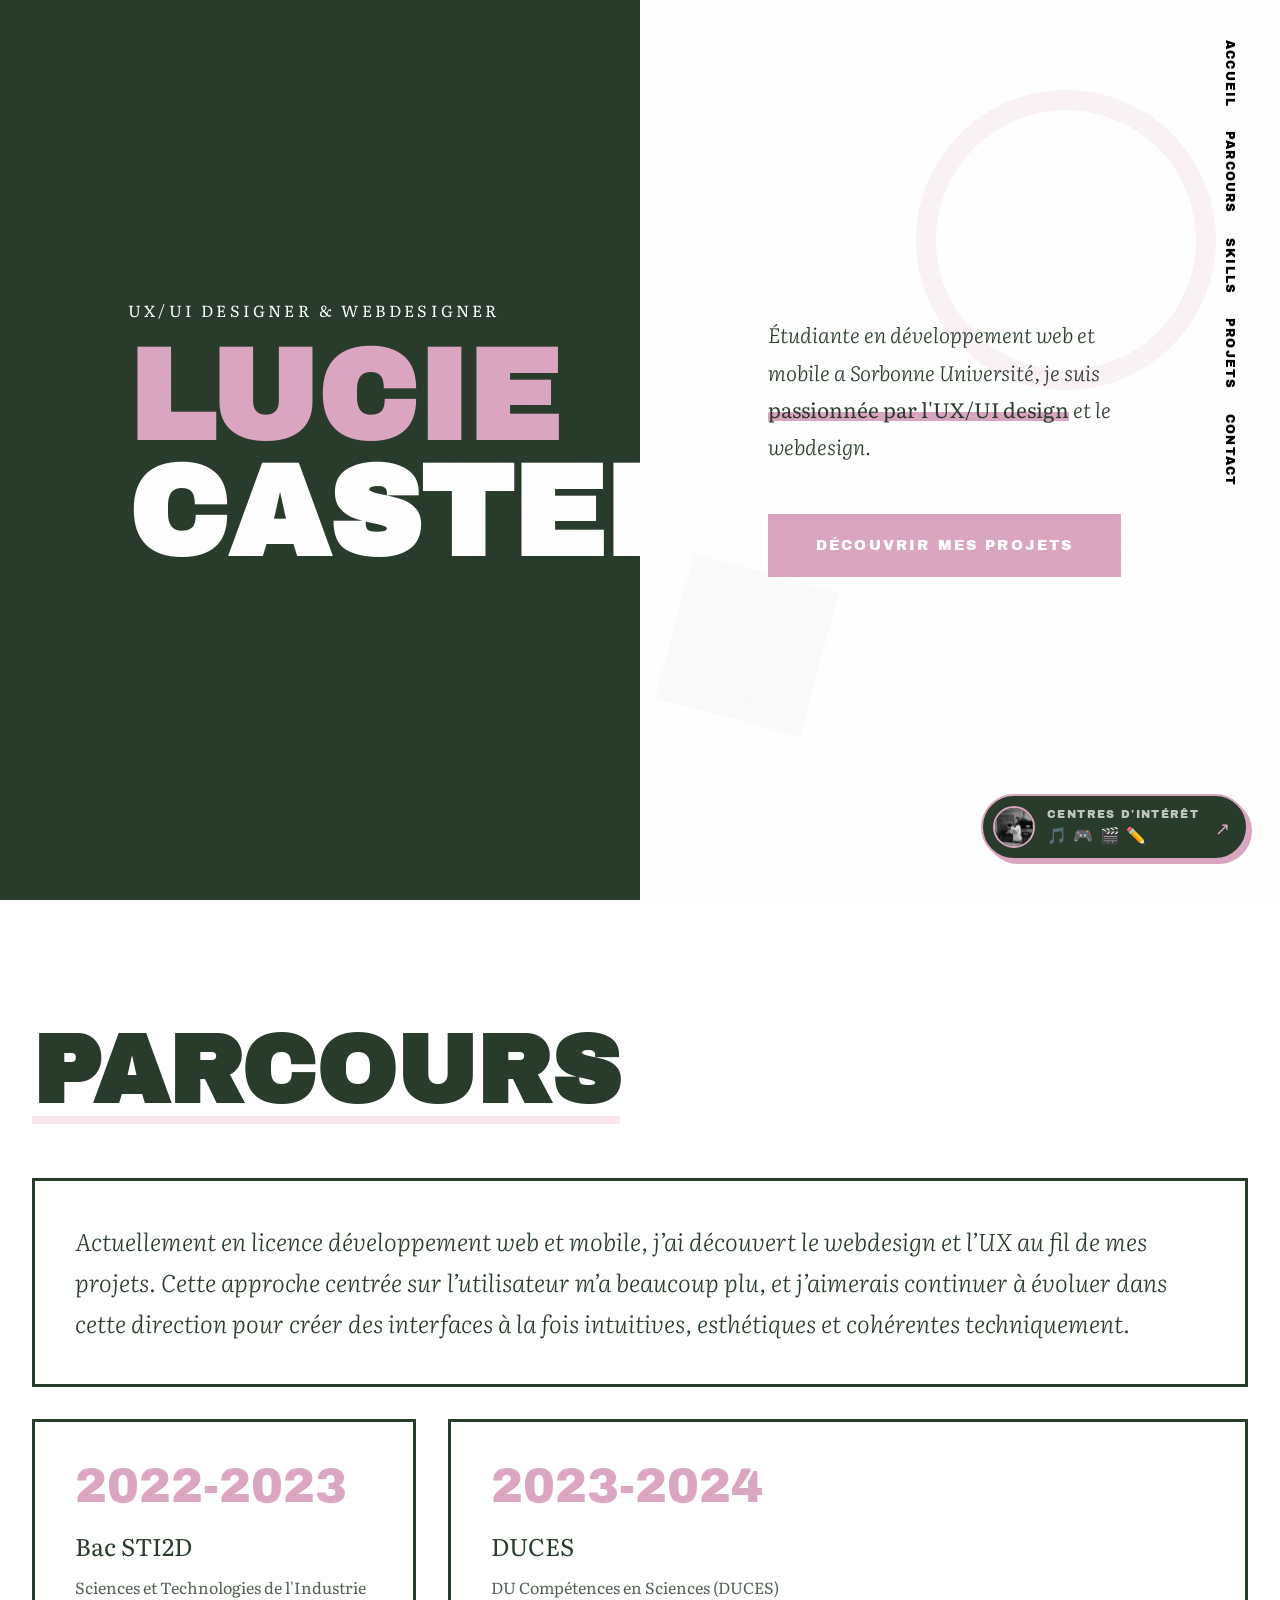
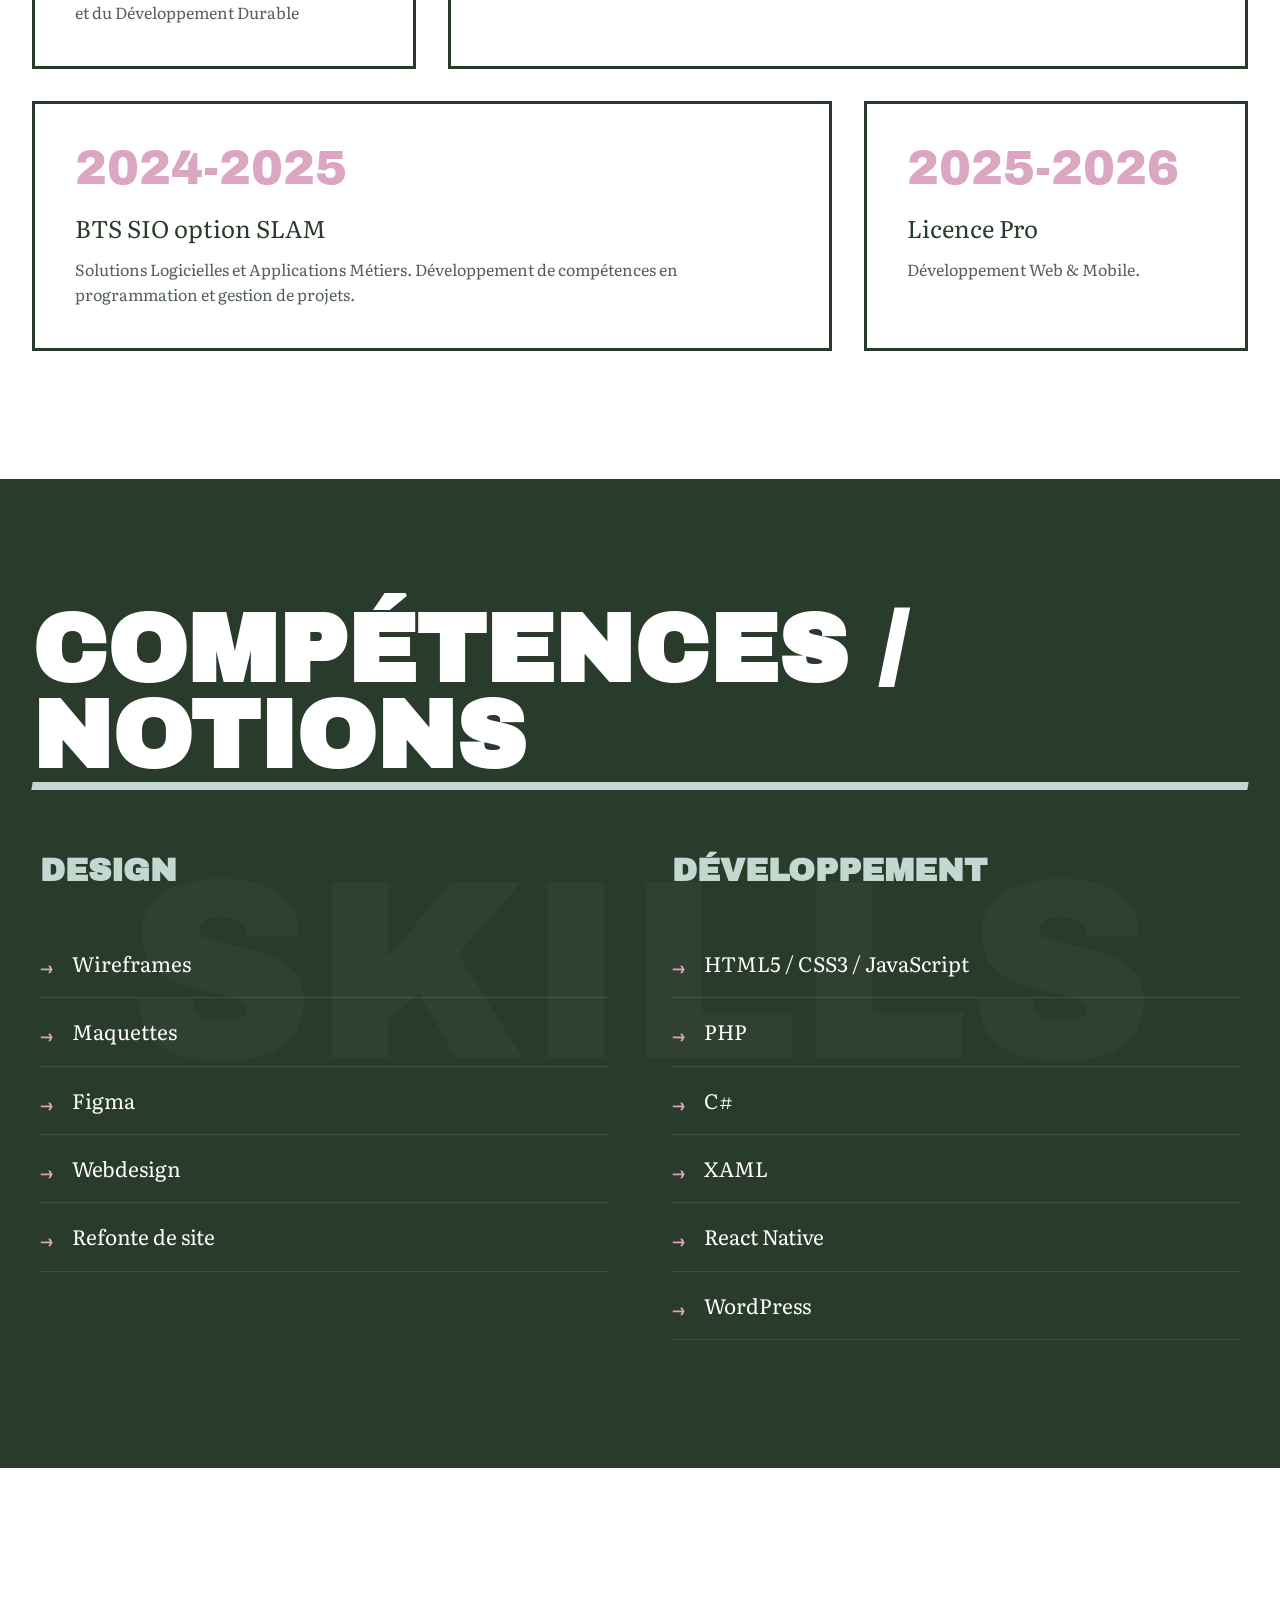
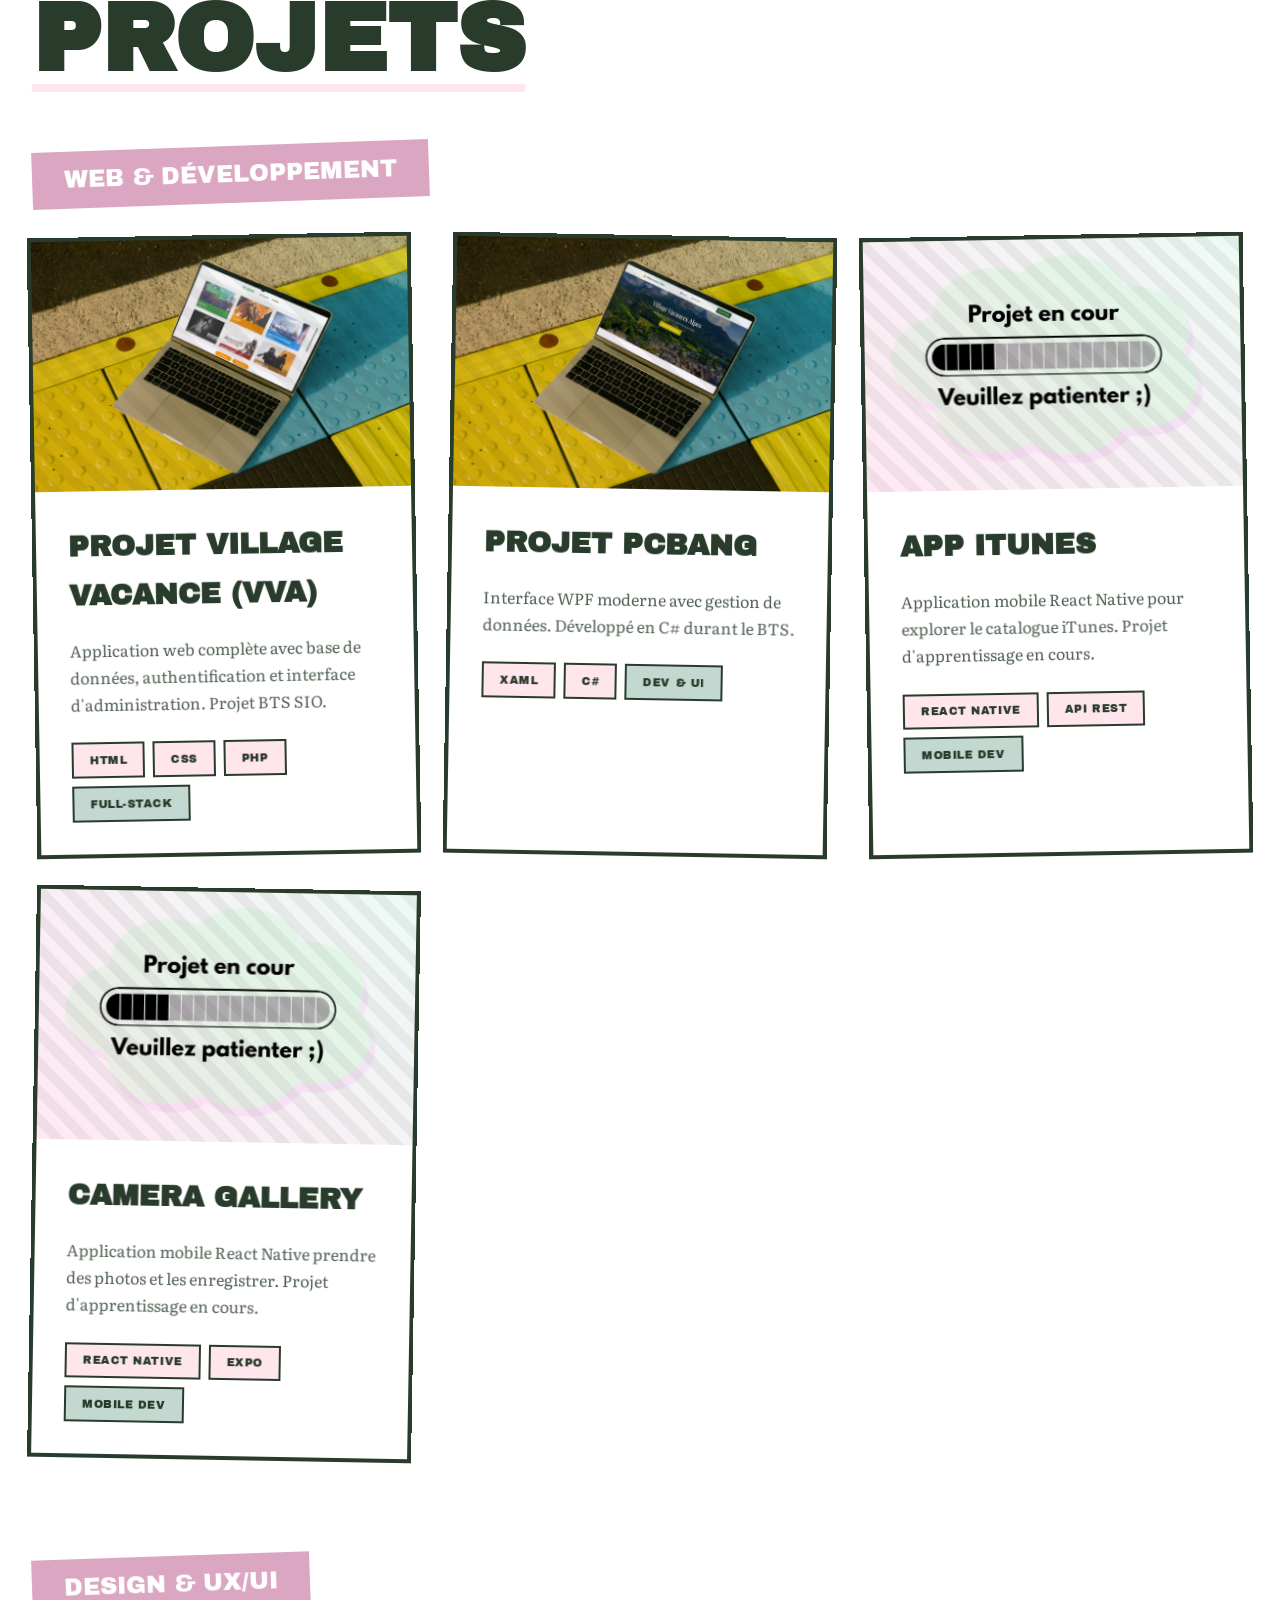
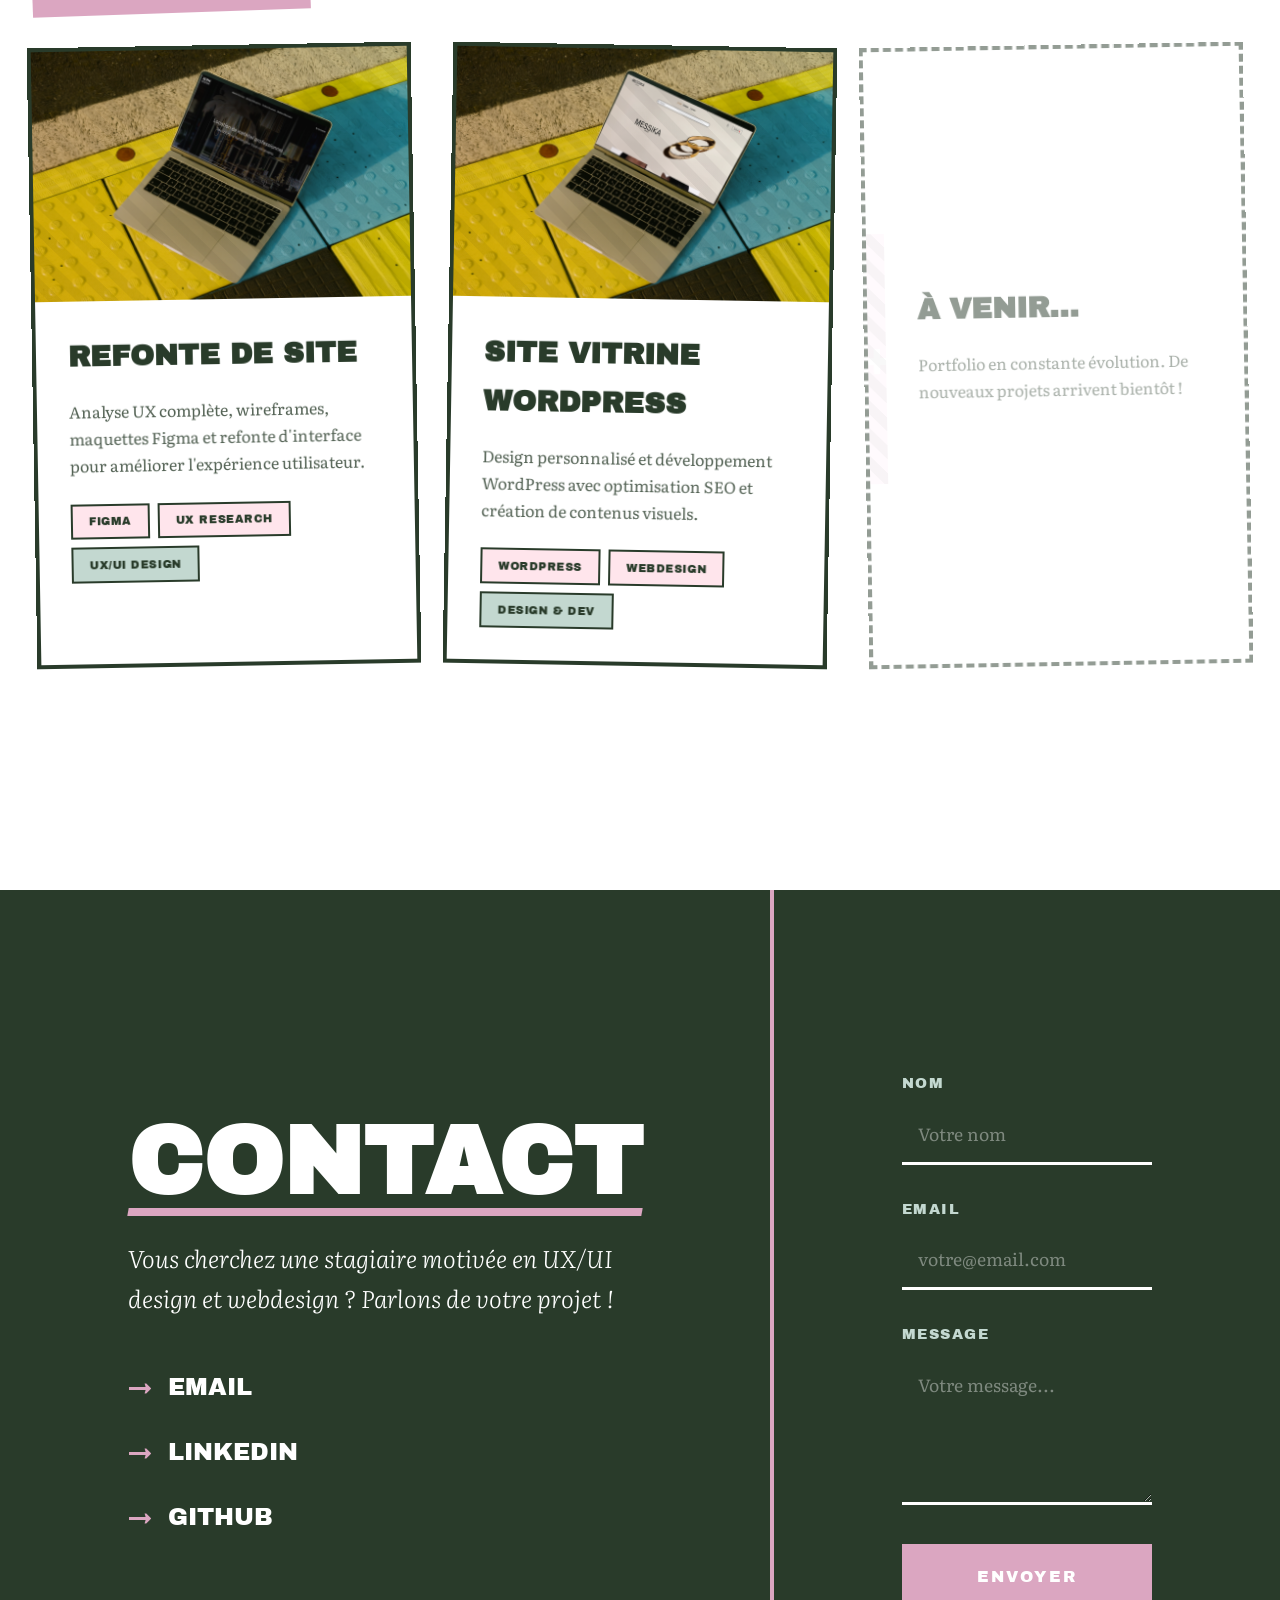
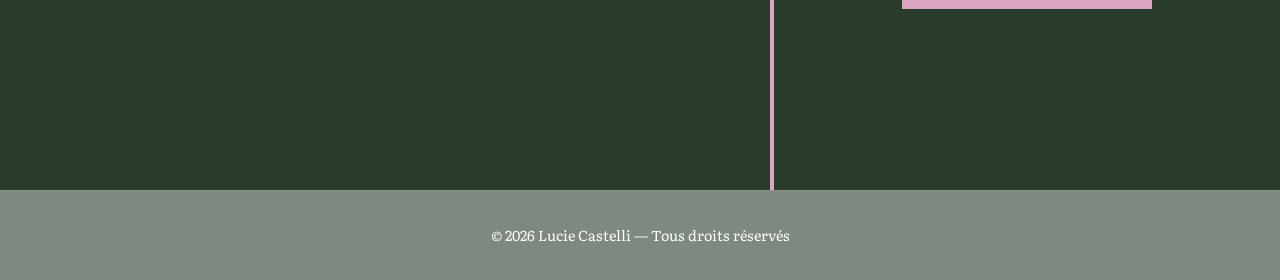
<file: index.html>
<!DOCTYPE html>
<html lang="fr">
<head>
    <meta charset="UTF-8">
    <meta name="viewport" content="width=device-width, initial-scale=1.0">
    <title>Lucie Castelli - Portfolio UX/UI Designer</title>
    
    <!-- Google Fonts - Choix typographiques audacieux -->
    <link rel="preconnect" href="https://fonts.googleapis.com">
    <link rel="preconnect" href="https://fonts.gstatic.com" crossorigin>
    <link href="https://fonts.googleapis.com/css2?family=Archivo+Black&family=Literata:ital,wght@0,300;0,400;1,300&display=swap" rel="stylesheet">
    
    <link rel="stylesheet" href="style.css">
</head>
<body>
    

    <nav class="nav">
        <a href="#hero">Accueil</a>
        <a href="#about">Parcours</a>
        <a href="#skills">Skills</a>
        <a href="#projects">Projets</a>
        <a href="#contact">Contact</a>
    </nav>

 
    <section class="hero" id="hero">
        <div class="hero-left">
            <div class="hero-subtitle">UX/UI Designer & Webdesigner</div>
            <h1 class="hero-name">
                <span class="first">LUCIE</span>
                <span>CASTELLI</span>
            </h1>
        </div>
        
        <div class="hero-right">
            <div class="shape-circle"></div>
            <div class="shape-square"></div>

            <button class="interests-badge" id="openInterests" aria-label="Voir mes centres d'intérêt">
                <div class="badge-photo">
                    <img src="assets/photo-lucie.jpg" alt="Lucie Castelli" onerror="this.style.display='none';this.parentElement.classList.add('no-photo')">
                </div>
                <div class="badge-text">
                    <span class="badge-label">Centres d'intérêt</span>
                    <span class="badge-icons">🎵 🎮 🎬 ✏️</span>
                </div>
                <div class="badge-arrow">↗</div>
            </button>
            
            <div>
                <p class="hero-description">
                    Étudiante en développement web et mobile a Sorbonne Université, je suis <strong>passionnée par l'UX/UI design</strong> 
                    et le webdesign. 
                </p>             
                <a href="#projects" class="cta">
                    <span>Découvrir mes projets</span>
                </a>
            </div>
        </div>
    </section>

    <section class="about" id="about">
        <div class="section-header">
            <h2 class="section-title">PARCOURS</h2>
        </div>
        
        <div class="bento-grid">

            <div class="bento-item bento-full">
               <p class="about-intro"> Actuellement en licence développement web et mobile, j’ai découvert le webdesign et l’UX au fil de mes projets.
                Cette approche centrée sur l’utilisateur m’a beaucoup plu, et j’aimerais continuer à évoluer dans cette direction pour 
                créer des interfaces à la fois intuitives, esthétiques et cohérentes techniquement. </p>
            </div>
            
   
            <div class="bento-item bento-medium">
                <div class="timeline-year">2022-2023</div>
                <h3 class="timeline-title">Bac STI2D</h3>
                <p class="timeline-desc">
                    Sciences et Technologies de l'Industrie et du Développement Durable
                </p>
            </div>
            
            <div class="bento-item bento-large">
                <div class="timeline-year">2023-2024</div>
                <h3 class="timeline-title">DUCES</h3>
                <p class="timeline-desc">
                    DU Compétences en Sciences (DUCES)
                </p>
            </div>
            
            <div class="bento-item bento-large">
                <div class="timeline-year">2024-2025</div>
                <h3 class="timeline-title">BTS SIO option SLAM</h3>
                <p class="timeline-desc">
                    Solutions Logicielles et Applications Métiers. 
                    Développement de compétences en programmation et gestion de projets.
                </p>
            </div>
            
            <div class="bento-item bento-medium">
                <div class="timeline-year">2025-2026</div>
                <h3 class="timeline-title">Licence Pro</h3>
                <p class="timeline-desc">
                    Développement Web & Mobile.
                </p>
            </div>
        </div>
    </section>

    <section class="skills" id="skills">
        <div class="skills-content">
            <div class="section-header">
                <h2 class="section-title">COMPÉTENCES / NOTIONS</h2>
            </div>
            
            <div class="skills-columns">
                <div class="skill-group">
                    <h3>Design</h3>
                    <ul class="skill-list">
                        <li>Wireframes</li>
                        <li>Maquettes</li>
                        <li>Figma</li>
                        <li>Webdesign</li>
                        <li>Refonte de site</li>
                    </ul>
                </div>
                
                <div class="skill-group">
                    <h3>Développement</h3>
                    <ul class="skill-list">
                        <li>HTML5 / CSS3 / JavaScript</li>
                        <li>PHP</li>
                        <li>C#</li>
                        <li>XAML</li>
                        <li>React Native</li>
                        <li>WordPress</li>
                    </ul>
                </div>
            </div>
        </div>
    </section>

    <section class="projects" id="projects">
        <div class="section-header">
            <h2 class="section-title">PROJETS</h2>
        </div>
        <div class="projects-category">
            <div class="category-label">Web & Développement</div>
            
            <div class="projects-masonry">
                <article class="project" data-project="projet1">
                <div class="project-visual">
                    <img src="assets/ProjetVVA.png" alt="Site Web Dynamique - Capture d'écran" class="project-image">
                </div>
                                <div class="project-content">
                        <h3 class="project-title">Projet Village Vacance (VVA)</h3>
                        <p class="project-desc">
                            Application web complète avec base de données, authentification 
                            et interface d'administration. Projet BTS SIO.
                        </p>
                        <div class="project-tags">
                            <span class="tag tag-tech">HTML</span>
                            <span class="tag tag-tech">CSS</span>
                            <span class="tag tag-tech">PHP</span>
                            <span class="tag tag-role">Full-Stack</span>
                        </div>
                    </div>
                </article>
                
                <article class="project" data-project="projet2">
                <div class="project-visual">
                    <img src="assets/ProjetPCBANG.png" alt="Application WPF - Capture d'écran" class="project-image">                
                </div>
                    <div class="project-content">
                        <h3 class="project-title">Projet PCBANG</h3>
                        <p class="project-desc">
                            Interface WPF moderne avec gestion de données. 
                            Développé en C# durant le BTS.
                        </p>
                        <div class="project-tags">
                            <span class="tag tag-tech">XAML</span>
                            <span class="tag tag-tech">C#</span>
                            <span class="tag tag-role">Dev & UI</span>
                        </div>
                    </div>
                </article>               
                <article class="project" data-project="projet3">
                <div class="project-visual">
                    <img src="assets/Patienter.png" alt="Application WPF - Capture d'écran" class="project-image">                 
                </div>
                    <div class="project-content">
                        <h3 class="project-title">App iTunes</h3>
                        <p class="project-desc">
                            Application mobile React Native pour explorer le catalogue iTunes. 
                            Projet d'apprentissage en cours.
                        </p>
                        <div class="project-tags">
                            <span class="tag tag-tech">React Native</span>
                            <span class="tag tag-tech">API REST</span>
                            <span class="tag tag-role">Mobile Dev</span>
                        </div>
                    </div>
                </article>
                <article class="project" data-project="projet3">
                <div class="project-visual">
                    <img src="assets/Patienter.png" alt="Application WPF - Capture d'écran" class="project-image">                 
                </div>
                    <div class="project-content">
                        <h3 class="project-title">Camera gallery</h3>
                        <p class="project-desc">
                            Application mobile React Native prendre des photos et les enregistrer. 
                            Projet d'apprentissage en cours.
                        </p>
                        <div class="project-tags">
                            <span class="tag tag-tech">React Native</span>
                            <span class="tag tag-tech">EXPO</span>
                            <span class="tag tag-role">Mobile Dev</span>
                        </div>
                    </div>
                </article>
            </div>
        </div>

        <div class="projects-category">
            <div class="category-label">Design & UX/UI</div>
            
            <div class="projects-masonry">
                <article class="project" data-project="projet4">
                <div class="project-visual">
                    <img src="assets/ProjetRefonte.png" alt="Application WPF - Capture d'écran" class="project-image">
                </div>
                    <div class="project-content">
                        <h3 class="project-title">Refonte de Site</h3>
                        <p class="project-desc">
                            Analyse UX complète, wireframes, maquettes Figma et refonte 
                            d'interface pour améliorer l'expérience utilisateur.
                        </p>
                        <div class="project-tags">
                            <span class="tag tag-tech">Figma</span>
                            <span class="tag tag-tech">UX Research</span>
                            <span class="tag tag-role">UX/UI Design</span>
                        </div>
                    </div>
                </article>
                
               <article class="project" data-project="projet5">
                <div class="project-visual">
                    <img src="assets/ProjetWordpress.png" alt="Application WPF - Capture d'écran" class="project-image">
                </div>
                    <div class="project-content">
                        <h3 class="project-title">Site Vitrine WordPress</h3>
                        <p class="project-desc">
                            Design personnalisé et développement WordPress avec optimisation 
                            SEO et création de contenus visuels.
                        </p>
                        <div class="project-tags">
                            <span class="tag tag-tech">WordPress</span>
                            <span class="tag tag-tech">Webdesign</span>
                            <span class="tag tag-role">Design & Dev</span>
                        </div>
                    </div>
                </article>
                
                <article class="project project-placeholder">
                    <div class="project-visual">+</div>
                    <div class="project-content">
                        <h3 class="project-title">À venir...</h3>
                        <p class="project-desc">
                            Portfolio en constante évolution. 
                            De nouveaux projets arrivent bientôt !
                        </p>
                    </div>
                </article>
            </div>
        </div>
    </section>

    <section class="contact" id="contact">
        <div class="contact-left">
            <h2 class="section-title">CONTACT</h2>
            <p class="contact-text">
                Vous cherchez une stagiaire motivée en UX/UI design et webdesign ? 
                Parlons de votre projet !
            </p>
            
            <ul class="contact-links">
                <li><a href="/cdn-cgi/l/email-protection#3f534a5c565a115c5e4c4b5a5353560e0d0c7f58525e5653115c5052">Email</a></li>
                <li><a href="https://www.linkedin.com/in/lucie-castelli-1867b0291" target="_blank">LinkedIn</a></li>
                <li><a href="https://github.com/luciecast">GitHub</a></li>
            </ul>
        </div>
        
        <div class="contact-right">
            <form class="contact-form" id="contactForm">
                <div class="form-field">
                    <label for="name">Nom</label>
                    <input type="text" id="name" placeholder="Votre nom" required>
                </div>
                
                <div class="form-field">
                    <label for="email">Email</label>
                    <input type="email" id="email" placeholder="votre@email.com" required>
                </div>
                
                <div class="form-field">
                    <label for="message">Message</label>
                    <textarea id="message" placeholder="Votre message..." required></textarea>
                </div>
                
                <button type="submit" class="submit-btn">
                    <span>Envoyer</span>
                </button>
            </form>
        </div>
    </section>

    <!-- Modal Centres d'intérêt -->
    <div class="interests-overlay" id="interestsOverlay" role="dialog" aria-modal="true" aria-label="Centres d'intérêt de Lucie">
        <div class="interests-window">
            <button class="interests-close" id="closeInterests" aria-label="Fermer">✕</button>

            <div class="interests-header">
                <div class="interests-photo-wrap">
                    <img src="assets/photo-lucie.jpg" alt="Lucie Castelli" class="interests-main-photo" onerror="this.parentElement.classList.add('no-photo')">
                    <div class="interests-photo-placeholder">LC</div>
                </div>
                <div class="interests-header-text">
                    <h2 class="interests-title">Lucie Castelli</h2>
                    <p class="interests-subtitle">UX/UI Designer & Webdesigner</p>
                    <a href="https://drive.google.com/drive/folders/1Er8l66DnQ7Hq1gNHwHY5fgiRocUpV7zp?usp=sharing" target="_blank" rel="noopener" class="drive-link">
                        <svg width="16" height="16" viewBox="0 0 24 24" fill="none" stroke="currentColor" stroke-width="2"><path d="M14 2H6a2 2 0 0 0-2 2v16a2 2 0 0 0 2 2h12a2 2 0 0 0 2-2V8z"/><polyline points="14 2 14 8 20 8"/><line x1="16" y1="13" x2="8" y2="13"/><line x1="16" y1="17" x2="8" y2="17"/></svg>
                        Mon CV
                    </a>
                </div>
            </div>

            <div class="interests-tabs">
                <button class="tab active" data-tab="musique">🎵 Musique</button>
                <button class="tab" data-tab="jeux">🎮 Jeux vidéo</button>
                <button class="tab" data-tab="cinema">🎬 Cinéma</button>
                <button class="tab" data-tab="dessin">✏️ Dessin</button>
            </div>

            <div class="interests-body">
                <div class="tab-panel active" id="tab-musique">
                    <div class="interest-card">
                        <div class="interest-icon">🎵</div>
                        <div class="interest-content">
                           <h3>Musique</h3>
                            <p>J’écoute beaucoup de styles énergiques, surtout la <strong>K‑pop hardcore/hardstyle</strong> et le
                            <strong>rap FR/US</strong>. Mes artistes préférés sont <strong>NCT 127</strong>, <strong>Red Velvet</strong>,
                            <strong>Poisson Chaat</strong> et <strong>Lil Peep</strong>. J’aime les sons puissants, les basses lourdes et les ambiances émotionnelles quand je code ou que je me détends.</p>

                            <div class="interest-tags">
                                <span class="itag">K‑pop</span>
                                <span class="itag">Hardstyle</span>
                                <span class="itag">Rap</span>
                                <span class="itag">Énergique</span>
                            </div>

                        </div>
                    </div>
                </div>

                <div class="tab-panel" id="tab-jeux">
                    <div class="interest-card">
                        <div class="interest-icon">🎮</div>
                        <div class="interest-content">
                            <h3>Jeux vidéo</h3>
                            <p>J’aime beaucoup les jeux narratifs et les expériences immersives. Mes favoris sont
                            <strong>Resident Evil</strong>, <strong>Detroit: Become Human</strong>, <strong>Doki Doki Literature Club</strong> et
                            <strong>Alien: Isolation</strong>. J’apprécie surtout les ambiances fortes, les choix narratifs et les jeux qui jouent avec la psychologie du joueur.</p>

                            <div class="interest-tags">
                                <span class="itag">Horreur</span>
                                <span class="itag">Narratif</span>
                                <span class="itag">Psychologique</span>
                                <span class="itag">Survie</span>
                            </div>

                            </div>
                        </div>
                    </div>
                </div>

                <div class="tab-panel" id="tab-cinema">
                    <div class="interest-card">
                        <div class="interest-icon">🎬</div>
                        <div class="interest-content">
                            <h3>Cinéma & Séries</h3>
                            <p>J’adore les films d’horreur, en particulier le <strong>body horror</strong>. Mon film préféré est
                            <strong>Parasite</strong> pour son mélange de tension et de critique sociale. Je regarde aussi
                            beaucoup d’<strong>animes</strong> et de <strong>K‑dramas</strong> — mon anime préféré est
                            <strong>JoJo’s Bizarre Adventure</strong>, pour son style unique et son univers complètement
                            déjanté.</p>

                            <div class="interest-tags">
                                <span class="itag">Horreur</span>
                                <span class="itag">Body Horror</span>
                                <span class="itag">Anime</span>
                                <span class="itag">K‑drama</span>
                                <span class="itag">Psychologique</span>
                            </div>

                        </div>
                    </div>
                </div>

                <div class="tab-panel" id="tab-dessin">
                    <div class="interest-card">
                        <div class="interest-icon">✏️</div>
                        <div class="interest-content">
                           <h3>Dessin & Illustration</h3>
                            <p>Je dessine de temps en temps des <strong>pages de manga</strong>, surtout pour m’amuser et
                            expérimenter des mises en scène. Je travaille principalement sur papier, avec un style
                            inspiré du manga et du character design. Tu peux découvrir quelques-uns de mes dessins
                            en cliquant sur mon <strong>Drive</strong> juste ici :</p>

                            <p><a href="https://drive.google.com/drive/folders/1qIvGDFnxHkLwp9hupb4M-3QaMcqpn7H6?usp=sharing" target="_blank">Voir mes dessins</a></p>

                            <div class="interest-tags">
                                <span class="itag">Manga</span>
                                <span class="itag">Illustration</span>
                                <span class="itag">Traditionnel</span>
                                <span class="itag">Storyboard</span>
                            </div>

                        </div>
                    </div>
                </div>
            </div>
        </div>
    </div>

    <div class="project-modal" id="projectModal">
        <div class="modal-content">
            <button class="modal-close" id="modalClose">✕</button>
            
            <aside class="modal-sidebar">
                <h2 class="modal-project-title" id="modalTitle">Titre du projet</h2>
                <p class="modal-project-category" id="modalCategory">Catégorie</p>
                
                <nav>
                    <ul class="modal-nav">
                        <li><a href="#modal-apercu" class="modal-nav-link">Aperçu</a></li>
                        <li><a href="#modal-contexte" class="modal-nav-link">Contexte</a></li>
                        <li><a href="#modal-problemes" class="modal-nav-link">Problématiques</a></li>
                        <li><a href="#modal-solutions" class="modal-nav-link">Solutions</a></li>
                        <li><a href="#modal-resultats" class="modal-nav-link">Résultats</a></li>
                        <li><a href="#modal-apprentissages" class="modal-nav-link">Apprentissages</a></li>
                    </ul>
                </nav>
                
                <div class="modal-tags">
                    <p class="modal-tags-title">Technologies</p>
                    <div id="modalTechTags"></div>
                </div>
            </aside>

            <main class="modal-main" id="modalMainContent">
     
            </main>
        </div>
    </div>

    <footer>
        <p>&copy; 2026 Lucie Castelli — Tous droits réservés</p>
    </footer>

    <script src="script.js"></script>
</body>
</html>
</file>
<file: style.css>
/* -------- COULEUR ------- */
:root {

    --color-bg: #FFFFFF;          
    --color-ink: #293b2a;        
    --color-accent-1: #dba6c1;    
    --color-accent-2: #c3d8d0;     
    --color-accent-3: #FFE5EC;     
    --color-accent-4: #7EC8A3;    
    --color-grey: #6B6B6B;
    --color-overlay: rgba(255, 179, 217, 0.12);

    --font-display: 'Archivo Black', sans-serif;
    --font-body: 'Literata', serif;

    --gap: clamp(1rem, 3vw, 2rem);
}


* {
    margin: 0;
    padding: 0;
    box-sizing: border-box;
}

html {
    scroll-behavior: smooth;
}

body {
    font-family: var(--font-body);
    background: var(--color-bg);
    color: var(--color-ink);
    line-height: 1.7;
    overflow-x: hidden;
    cursor: url('data:image/svg+xml;utf8,<svg xmlns="http://www.w3.org/2000/svg" width="20" height="20"><circle cx="10" cy="10" r="8" fill="none" stroke="%23FF3366" stroke-width="2"/></svg>'), auto;
}


body::before {
    content: '';
    position: fixed;
    top: 0;
    left: 0;
    width: 100%;
    height: 100%;
    background-image: url('data:image/svg+xml;utf8,<svg xmlns="http://www.w3.org/2000/svg" width="200" height="200"><filter id="noise"><feTurbulence type="fractalNoise" baseFrequency="0.9" numOctaves="4" /></filter><rect width="200" height="200" filter="url(%23noise)" opacity="0.03"/></svg>');
    pointer-events: none;
    z-index: 9999;
    mix-blend-mode: multiply;
}

/* -------- NAV ------- */
.nav {
    position: fixed;
    top: var(--gap);
    right: var(--gap);
    z-index: 1000;
    display: flex;
    flex-direction: column;
    gap: 0.5rem;
    mix-blend-mode: difference;
}

.nav a {
    font-family: var(--font-display);
    font-size: 0.75rem;
    color: white;
    text-decoration: none;
    writing-mode: vertical-rl;
    letter-spacing: 0.1em;
    text-transform: uppercase;
    transition: transform 0.3s cubic-bezier(0.34, 1.56, 0.64, 1);
    padding: 0.5rem;
}

.nav a:hover {
    transform: translateX(-5px);
}

/* -------- HERO ------- */
.hero {
    min-height: 100vh;
    display: grid;
    grid-template-columns: 1fr 1fr;
    gap: 0;
    position: relative;
}

.hero-left {
    background: var(--color-ink);
    color: var(--color-bg);
    padding: clamp(2rem, 10vw, 8rem);
    display: flex;
    flex-direction: column;
    justify-content: center;
    position: relative;
    overflow: hidden;
}


.hero-left::after {
    content: '';
    position: absolute;
    top: 0;
    right: -50px;
    width: 100px;
    height: 100%;
    background: var(--color-ink);
    transform: skewX(-5deg);
}

.hero-right {
    background: var(--color-bg);
    padding: clamp(2rem, 10vw, 8rem);
    display: flex;
    align-items: center;
    justify-content: center;
    position: relative;
}


.shape-circle {
    position: absolute;
    width: 300px;
    height: 300px;
    border: 20px solid var(--color-accent-1);
    border-radius: 50%;
    top: 10%;
    right: 10%;
    opacity: 0.15;
    animation: rotate 30s linear infinite;
}

.shape-square {
    position: absolute;
    width: 150px;
    height: 150px;
    background: var(--color-accent-2);
    bottom: 20%;
    left: 5%;
    opacity: 0.1;
    transform: rotate(15deg);
    animation: float 8s ease-in-out infinite;
}

@keyframes rotate {
    from { transform: rotate(0deg); }
    to { transform: rotate(360deg); }
}

@keyframes float {
    0%, 100% { transform: rotate(15deg) translateY(0); }
    50% { transform: rotate(15deg) translateY(-30px); }
}

.hero-name {
    font-family: var(--font-display);
    font-size: clamp(3rem, 10vw, 8rem);
    line-height: 0.9;
    margin-bottom: 2rem;
    text-transform: uppercase;
    position: relative;
    z-index: 1;
}

.hero-name span {
    display: block;
}

.hero-name .first {
    color: var(--color-accent-1);
}

.hero-subtitle {
    font-size: 1rem;
    letter-spacing: 0.2em;
    text-transform: uppercase;
    margin-bottom: 1rem;
    opacity: 0.7;
}

.hero-description {
    font-size: 1.3rem;
    line-height: 1.8;
    max-width: 500px;
    font-style: italic;
    font-weight: 300;
}

.hero-description strong {
    background: linear-gradient(120deg, var(--color-accent-1) 0%, var(--color-accent-1) 100%);
    background-repeat: no-repeat;
    background-size: 100% 30%;
    background-position: 0 85%;
    font-style: normal;
    font-weight: 400;
}

.cta {
    margin-top: 3rem;
    display: inline-block;
    padding: 1.2rem 3rem;
    background: var(--color-accent-1);
    color: var(--color-bg);
    font-family: var(--font-display);
    text-decoration: none;
    text-transform: uppercase;
    font-size: 0.9rem;
    letter-spacing: 0.15em;
    position: relative;
    overflow: hidden;
    transition: transform 0.3s;
}

.cta::before {
    content: '';
    position: absolute;
    top: 0;
    left: -100%;
    width: 100%;
    height: 100%;
    background: var(--color-ink);
    transition: left 0.4s;
}

.cta:hover::before {
    left: 0;
}

.cta span {
    position: relative;
    z-index: 1;
}

.cta:hover {
    transform: translate(5px, -5px);
}

/* -------- RTRUC BOX------- */
.about {
    padding: clamp(3rem, 10vw, 8rem) var(--gap);
    background: var(--color-bg);
}

.section-header {
    margin-bottom: 4rem;
}

.section-title {
    font-family: var(--font-display);
    font-size: clamp(3rem, 8vw, 6rem);
    text-transform: uppercase;
    line-height: 0.9;
    position: relative;
    display: inline-block;
}

.section-title::after {
    content: '';
    position: absolute;
    bottom: -10px;
    left: 0;
    width: 100%;
    height: 8px;
    background: var(--color-accent-3);
    transform: skewX(-10deg);
}

.bento-grid {
    display: grid;
    grid-template-columns: repeat(12, 1fr);
    gap: var(--gap);
    max-width: 1400px;
    margin: 0 auto;
}

.bento-item {
    border: 3px solid var(--color-ink);
    padding: 2.5rem;
    position: relative;
    background: var(--color-bg);
    transition: transform 0.3s, box-shadow 0.3s;
}

.bento-item:hover {
    transform: translate(-5px, -5px);
    box-shadow: 10px 10px 0 var(--color-ink);
}

.bento-large {
    grid-column: span 8;
}

.bento-medium {
    grid-column: span 4;
}

.bento-full {
    grid-column: span 12;
}

.timeline-year {
    font-family: var(--font-display);
    font-size: 3rem;
    color: var(--color-accent-1);
    line-height: 1;
    margin-bottom: 1rem;
}

.timeline-title {
    font-size: 1.5rem;
    margin-bottom: 0.5rem;
    font-weight: 400;
}

.timeline-desc {
    font-size: 1rem;
    opacity: 0.8;
    line-height: 1.6;
}

.about-intro {
    font-size: 1.5rem;
    line-height: 1.7;
    font-style: italic;
    font-weight: 300;
}

/* -------- COMPETENCE ------- */
.skills {
    padding: clamp(3rem, 10vw, 8rem) var(--gap);
    background: var(--color-ink);
    color: var(--color-bg);
    position: relative;
}

.skills::before {
    content: 'SKILLS';
    position: absolute;
    top: 50%;
    left: 50%;
    transform: translate(-50%, -50%);
    font-family: var(--font-display);
    font-size: 20vw;
    opacity: 0.03;
    z-index: 0;
    white-space: nowrap;
}

.skills-content {
    position: relative;
    z-index: 1;
}

.skills .section-title::after {
    background: var(--color-accent-2);
}

.skills-columns {
    display: grid;
    grid-template-columns: repeat(auto-fit, minmax(300px, 1fr));
    gap: 4rem;
    margin-top: 4rem;
    max-width: 1200px;
    margin-left: auto;
    margin-right: auto;
}

.skill-group h3 {
    font-family: var(--font-display);
    font-size: 2rem;
    margin-bottom: 2rem;
    color: var(--color-accent-2);
    text-transform: uppercase;
}

.skill-list {
    list-style: none;
}

.skill-list li {
    font-size: 1.3rem;
    padding: 1rem 0;
    border-bottom: 1px solid rgba(255, 255, 255, 0.1);
    position: relative;
    padding-left: 2rem;
    transition: padding-left 0.3s;
}

.skill-list li::before {
    content: '→';
    position: absolute;
    left: 0;
    color: var(--color-accent-1);
    font-size: 1.5rem;
    transition: transform 0.3s;
}

.skill-list li:hover {
    padding-left: 3rem;
}

.skill-list li:hover::before {
    transform: translateX(10px);
}

/* -------- PROJET HOVER ------- */
.projects {
    padding: clamp(3rem, 10vw, 8rem) var(--gap);
    background: var(--color-bg);
}

.projects-category {
    margin-bottom: 6rem;
}

.category-label {
    font-family: var(--font-display);
    font-size: 1.5rem;
    text-transform: uppercase;
    background: var(--color-accent-1);
    color: var(--color-bg);
    padding: 0.5rem 2rem;
    display: inline-block;
    margin-bottom: 2rem;
    transform: rotate(-2deg);
}

.projects-masonry {
    display: grid;
    grid-template-columns: repeat(auto-fit, minmax(350px, 1fr));
    gap: var(--gap);
    max-width: 1400px;
    margin: 0 auto;
}

.project {
    border: 4px solid var(--color-ink);
    background: var(--color-bg);
    overflow: hidden;
    position: relative;
    transition: transform 0.4s cubic-bezier(0.34, 1.56, 0.64, 1);
}

.project:nth-child(odd) {
    transform: rotate(-1deg);
}

.project:nth-child(even) {
    transform: rotate(1deg);
}

.project:hover {
    transform: rotate(0deg) scale(1.02);
    z-index: 10;
}

.project-visual {
    height: 250px;
    background: linear-gradient(135deg, var(--color-accent-2) 0%, var(--color-accent-1) 100%);
    display: flex;
    align-items: center;
    justify-content: center;
    font-family: var(--font-display);
    font-size: 3rem;
    color: white;
    position: relative;
    overflow: hidden;
}

.project-visual::after {
    content: '';
    position: absolute;
    width: 100%;
    height: 100%;
    background: repeating-linear-gradient(
        45deg,
        transparent,
        transparent 10px,
        rgba(0, 0, 0, 0.05) 10px,
        rgba(0, 0, 0, 0.05) 20px
    );
    z-index: 0;
}

.project-visual::before {
    content: '';
    position: absolute;
    top: 0;
    left: 0;
    width: 100%;
    height: 100%;
    background: linear-gradient(
        45deg,
        rgba(255, 179, 217, 0.3) 0%,
        rgba(168, 230, 207, 0.2) 100%
    );
    z-index: 1;
    mix-blend-mode: multiply;
}


.project-content {
    padding: 2rem;
}

.project-title {
    font-family: var(--font-display);
    font-size: 1.8rem;
    margin-bottom: 1rem;
    text-transform: uppercase;
}

.project-desc {
    font-size: 1rem;
    margin-bottom: 1.5rem;
    opacity: 0.8;
}

.project-tags {
    display: flex;
    flex-wrap: wrap;
    gap: 0.5rem;
}

.tag {
    font-family: var(--font-display);
    font-size: 0.7rem;
    padding: 0.4rem 1rem;
    border: 2px solid var(--color-ink);
    text-transform: uppercase;
    letter-spacing: 0.05em;
}

.tag-tech {
    background: var(--color-accent-3);
}

.tag-role {
    background: var(--color-accent-2);
}

.project-placeholder {
    border-style: dashed;
    opacity: 0.5;
    display: flex;
    align-items: center;
    justify-content: center;
    min-height: 400px;
}

.project-image {
    position: absolute;
    top: 0;
    left: 0;
    width: 100%;
    height: 100%;
    object-fit: cover;
    transition: transform 0.5s ease;
}

.project:hover .project-image {
    transform: scale(1.05);
}

.project-placeholder .project-visual {
    background: var(--color-overlay);
}

.project-placeholder .project-visual::before,
.project-placeholder .project-image {
    display: none;
}

.project-placeholder .project-visual {
    background: var(--color-overlay);
}

.project-image.loading {
    opacity: 0;
}

.project-image.loaded {
    opacity: 1;
    transition: opacity 0.5s ease;
}


/* -------- IMAGE ------- */
@media (max-width: 768px) {
    .project-visual {
        height: 200px;
    }

}

@media (max-width: 480px) {
    .project-visual {
        height: 180px;
    }

}
/* -------- PROJET ------- */
.project-modal {
    position: fixed;
    top: 0;
    left: 0;
    width: 100%;
    height: 100%;
    background: rgba(0, 0, 0, 0.95);
    z-index: 2000;
    display: none;
    align-items: center;
    justify-content: center;
    padding: 2rem;
    opacity: 0;
    transition: opacity 0.3s ease;
}

.project-modal.active {
    display: flex;
    opacity: 1;
    transform: translateZ(0);
}

.modal-content {
    background: var(--color-bg);
    width: 100%;
    max-width: 1200px;
    max-height: 90vh;
    border: 4px solid var(--color-ink);
    position: relative;
    display: grid;
    grid-template-columns: 350px 1fr;
    overflow: hidden; 
    transform: scale(0.95);
    transition: transform 0.3s cubic-bezier(0.175, 0.885, 0.32, 1.275);
    backface-visibility: hidden;
    -webkit-backface-visibility: hidden;
    transform-style: preserve-3d;
    will-change: transform;
}

.project-modal.active .modal-content {
    transform: scale(1);
}

.modal-sidebar {
    background: var(--color-ink);
    color: var(--color-bg);
    padding: 3rem 2rem;
    overflow-y: auto;
    max-height: 90vh;
    -webkit-overflow-scrolling: touch;
}
.modal-close {
    position: absolute;
    top: 1.5rem;
    right: 1.5rem;
    width: 50px;
    height: 50px;
    background: var(--color-accent-1);
    border: none;
    cursor: pointer;
    font-family: var(--font-display);
    font-size: 1.5rem;
    color: var(--color-ink);
    transition: all 0.3s;
    z-index: 10;
}

.modal-close:hover {
    background: var(--color-accent-2);
    transform: rotate(90deg);
}

.modal-project-title {
    font-family: var(--font-display);
    font-size: 2rem;
    text-transform: uppercase;
    margin-bottom: 1rem;
    line-height: 1.1;
    color: var(--color-accent-1);
}

.modal-project-category {
    font-size: 0.9rem;
    text-transform: uppercase;
    letter-spacing: 0.1em;
    opacity: 0.7;
    margin-bottom: 2rem;
}

.modal-nav {
    list-style: none;
}

.modal-nav li {
    margin-bottom: 1.5rem;
}

.modal-nav-link {
    font-family: var(--font-display);
    font-size: 0.9rem;
    color: var(--color-bg);
    text-decoration: none;
    text-transform: uppercase;
    letter-spacing: 0.05em;
    display: block;
    padding: 0.5rem 0;
    border-left: 3px solid transparent;
    padding-left: 1rem;
    transition: all 0.3s;
    opacity: 0.5;
}

.modal-nav-link:hover,
.modal-nav-link.active {
    opacity: 1;
    border-left-color: var(--color-accent-2);
    padding-left: 1.5rem;
}

.modal-tags {
    margin-top: 3rem;
    padding-top: 2rem;
    border-top: 1px solid rgba(255, 255, 255, 0.2);
}

.modal-tags-title {
    font-size: 0.8rem;
    text-transform: uppercase;
    letter-spacing: 0.1em;
    opacity: 0.5;
    margin-bottom: 1rem;
}

.modal-tag {
    display: inline-block;
    padding: 0.4rem 0.8rem;
    background: rgba(255, 255, 255, 0.1);
    border: 1px solid rgba(255, 255, 255, 0.2);
    font-size: 0.75rem;
    margin: 0.3rem;
    text-transform: uppercase;
}


.modal-main {
    overflow-y: auto;
    padding: 3rem;
    background: var(--color-bg);
    max-height: 90vh;
    -webkit-overflow-scrolling: touch;
    contain: content;
}


.modal-section {
    margin-bottom: 4rem;
    opacity: 0;
    transform: translateY(0);
    transition: none; 
}
.modal-section.visible {
    opacity: 1;
    transform: translateY(0);
    transition: opacity 0.4s ease;
}



body.modal-open {
    overflow: hidden;
    position: fixed;
    width: 100%;
    height: 100%;
}



.modal-overlay {
    position: fixed;
    top: 0;
    left: 0;
    width: 100%;
    height: 100%;
    background: rgba(0, 0, 0, 0.95);
    z-index: 1999;
    opacity: 0;
    visibility: hidden;
    transition: opacity 0.3s ease, visibility 0.3s ease;
}
.modal-overlay.active {
    opacity: 1;
    visibility: visible;
}
* {
    -webkit-font-smoothing: antialiased;
    -moz-osx-font-smoothing: grayscale;
    text-rendering: optimizeLegibility;
}


@media (prefers-reduced-motion: reduce) {
    *,
    *::before,
    *::after {
        animation-duration: 0.01ms !important;
        animation-iteration-count: 1 !important;
        transition-duration: 0.01ms !important;
        scroll-behavior: auto !important;
    }
}

@media (max-width: 968px) {
    .modal-content {
        grid-template-columns: 1fr;
        max-height: 95vh;
    }
    
    .modal-sidebar {
        max-height: 40vh;
        padding: 2rem 1.5rem;
    }
    
    .modal-main {
        max-height: 55vh;
        padding: 2rem 1.5rem;
    }
}

.modal-section-title {
    font-family: var(--font-display);
    font-size: 1.8rem;
    text-transform: uppercase;
    margin-bottom: 1.5rem;
    color: var(--color-ink);
    position: relative;
    display: inline-block;
}

.modal-section-title::after {
    content: '';
    position: absolute;
    bottom: -5px;
    left: 0;
    width: 100%;
    height: 6px;
    background: var(--color-accent-2);
    transform: skewX(-10deg);
}

.modal-section p {
    font-size: 1.1rem;
    line-height: 1.8;
    margin-bottom: 1.5rem;
    color: var(--color-grey);
}

.modal-section ul {
    list-style: none;
    margin: 1.5rem 0;
}

.modal-section ul li {
    padding-left: 2rem;
    margin-bottom: 1rem;
    position: relative;
    font-size: 1.05rem;
    line-height: 1.6;
}

.modal-section ul li::before {
    content: '→';
    position: absolute;
    left: 0;
    color: var(--color-accent-1);
    font-weight: bold;
}

.modal-highlight {
    background: var(--color-accent-3);
    padding: 2rem;
    margin: 2rem 0;
    border-left: 4px solid var(--color-accent-1);
}

.modal-highlight h4 {
    font-family: var(--font-display);
    font-size: 1.2rem;
    text-transform: uppercase;
    margin-bottom: 1rem;
}


.modal-grid {
    display: grid;
    grid-template-columns: repeat(2, 1fr);
    gap: 2rem;
    margin: 2rem 0;
}

.modal-grid-item {
    padding: 1.5rem;
    border: 2px solid var(--color-accent-2);
    background: var(--color-accent-3);
}

.modal-grid-item h5 {
    font-family: var(--font-display);
    font-size: 1rem;
    text-transform: uppercase;
    margin-bottom: 0.5rem;
    color: var(--color-ink);
}

.modal-grid-item p {
    font-size: 0.95rem;
    margin-bottom: 0;
}

/* -------- COINTATC ------- */
.contact {
    min-height: 100vh;
    display: grid;
    grid-template-columns: 1fr 1fr;
    background: var(--color-ink);
    color: var(--color-bg);
}

.contact-left {
    padding: clamp(3rem, 10vw, 8rem);
    display: flex;
    flex-direction: column;
    justify-content: center;
    border-right: 4px solid var(--color-accent-1);
}

.contact-right {
    padding: clamp(3rem, 10vw, 8rem);
    display: flex;
    align-items: center;
    justify-content: center;
}

.contact .section-title {
    color: var(--color-bg);
    margin-bottom: 2rem;
}

.contact .section-title::after {
    background: var(--color-accent-1);
}

.contact-text {
    font-size: 1.5rem;
    line-height: 1.7;
    margin-bottom: 3rem;
    font-style: italic;
    font-weight: 300;
}

.contact-links {
    list-style: none;
}

.contact-links li {
    margin-bottom: 1.5rem;
}

.contact-links a {
    font-family: var(--font-display);
    font-size: 1.5rem;
    color: var(--color-bg);
    text-decoration: none;
    text-transform: uppercase;
    display: inline-block;
    position: relative;
    transition: transform 0.3s;
}

.contact-links a::before {
    content: '→';
    margin-right: 1rem;
    color: var(--color-accent-1);
    transition: margin-right 0.3s;
}

.contact-links a:hover {
    transform: translateX(10px);
}

.contact-links a:hover::before {
    margin-right: 1.5rem;
}

.contact-form {
    width: 100%;
    max-width: 500px;
}

.form-field {
    margin-bottom: 2rem;
}

.form-field label {
    font-family: var(--font-display);
    font-size: 0.9rem;
    text-transform: uppercase;
    letter-spacing: 0.1em;
    display: block;
    margin-bottom: 0.5rem;
    color: var(--color-accent-2);
}

.form-field input,
.form-field textarea {
    width: 100%;
    padding: 1rem;
    background: transparent;
    border: none;
    border-bottom: 3px solid var(--color-bg);
    color: var(--color-bg);
    font-family: var(--font-body);
    font-size: 1.1rem;
    transition: border-color 0.3s;
}

.form-field input::placeholder,
.form-field textarea::placeholder {
    color: rgba(255, 255, 255, 0.4);
}

.form-field input:focus,
.form-field textarea:focus {
    outline: none;
    border-color: var(--color-accent-1);
}

.form-field textarea {
    resize: vertical;
    min-height: 150px;
}

.submit-btn {
    width: 100%;
    padding: 1.5rem;
    background: var(--color-accent-1);
    color: var(--color-bg);
    border: none;
    font-family: var(--font-display);
    font-size: 1rem;
    text-transform: uppercase;
    letter-spacing: 0.15em;
    cursor: pointer;
    transition: all 0.3s;
    position: relative;
    overflow: hidden;
}

.submit-btn::before {
    content: '';
    position: absolute;
    top: 50%;
    left: 50%;
    width: 0;
    height: 0;
    background: var(--color-bg);
    transform: translate(-50%, -50%);
    border-radius: 50%;
    transition: width 0.6s, height 0.6s;
}

.submit-btn:hover::before {
    width: 500px;
    height: 500px;
}

.submit-btn span {
    position: relative;
    z-index: 1;
    transition: color 0.3s 0.2s;
}

.submit-btn:hover span {
    color: var(--color-ink);
}

/* FOOTER */
footer {
    background: var(--color-ink);
    padding: 2rem;
    text-align: center;
    color: var(--color-bg);
    border-top: 1px solid rgba(255, 255, 255, 0.1);
    font-size: 0.9rem;
    opacity: 0.6;
}

 /* -------- RESPOSIVE ------- */ 
@media (max-width: 968px) {
    .hero {
        grid-template-columns: 1fr;
    }
    
    .hero-left::after {
        display: none;
    }
    
    .contact {
        grid-template-columns: 1fr;
    }
    
    .contact-left {
        border-right: none;
        border-bottom: 4px solid var(--color-accent-1);
    }
    
    .bento-large,
    .bento-medium,
    .bento-full {
        grid-column: span 12;
    }
    
    .nav {
        flex-direction: row;
        top: auto;
        bottom: var(--gap);
        left: var(--gap);
        right: var(--gap);
        justify-content: center;
    }
    
    .nav a {
        writing-mode: horizontal-tb;
        padding: 1rem;
    }
    
    .projects-masonry {
        grid-template-columns: 1fr;
    }
    
   
    .modal-content {
        grid-template-columns: 1fr;
        max-height: 95vh;
    }
    
    .modal-sidebar {
        padding: 2rem 1.5rem;
        max-height: 40vh;
    }
    
    .modal-main {
        padding: 2rem 1.5rem;
    }
    
    .modal-grid {
        grid-template-columns: 1fr;
    }
}

@media (max-width: 640px) {
    .hero-name {
        font-size: 3rem;
    }
    
    .section-title {
        font-size: 3rem;
    }
    
    .skills::before {
        font-size: 25vw;
    }
}

/* -------- ANNIMATIONS ------- */
@keyframes slideInLeft {
    from {
        opacity: 0;
        transform: translateX(-100px);
    }
    to {
        opacity: 1;
        transform: translateX(0);
    }
}

@keyframes slideInRight {
    from {
        opacity: 0;
        transform: translateX(100px);
    }
    to {
        opacity: 1;
        transform: translateX(0);
    }
}

@keyframes fadeInUp {
    from {
        opacity: 0;
        transform: translateY(50px);
    }
    to {
        opacity: 1;
        transform: translateY(0);
    }
}

.animate-in {
    animation: fadeInUp 0.8s ease-out forwards;
}

.hero-name,
.hero-subtitle,
.hero-description,
.cta {
    opacity: 0;
}

.hero-name {
    animation: slideInLeft 1s ease-out 0.2s forwards;
}

.hero-subtitle {
    animation: fadeInUp 0.8s ease-out 0.4s forwards;
}

.hero-description {
    animation: fadeInUp 0.8s ease-out 0.6s forwards;
}

.cta {
    animation: fadeInUp 0.8s ease-out 0.8s forwards;
}


/*/////////////////////////////////
CENTRES D'INTÉRÊT — BADGE + MODAL
/////////////////////////////////*/

/* --- Badge dans le hero --- */
.interests-badge {
    position: absolute;
    bottom: 2.5rem;
    right: 2rem;
    display: flex;
    align-items: center;
    gap: 12px;
    background: var(--color-ink);
    border: 2.5px solid var(--color-accent-1);
    color: var(--color-bg);
    padding: 10px 16px 10px 10px;
    cursor: pointer;
    border-radius: 60px;
    font-family: var(--font-body);
    transition: transform 0.3s cubic-bezier(0.34, 1.56, 0.64, 1), box-shadow 0.3s;
    z-index: 10;
    box-shadow: 4px 4px 0 var(--color-accent-1);
}

.interests-badge:hover {
    transform: translate(-4px, -4px);
    box-shadow: 8px 8px 0 var(--color-accent-1);
}

.badge-photo {
    width: 42px;
    height: 42px;
    border-radius: 50%;
    overflow: hidden;
    border: 2px solid var(--color-accent-1);
    background: var(--color-accent-3);
    flex-shrink: 0;
    display: flex;
    align-items: center;
    justify-content: center;
    font-family: var(--font-display);
    font-size: 0.8rem;
    color: var(--color-ink);
}

.badge-photo img {
    width: 100%;
    height: 100%;
    object-fit: cover;
}

.badge-photo.no-photo::after {
    content: 'LC';
}

.badge-text {
    display: flex;
    flex-direction: column;
    align-items: flex-start;
    gap: 2px;
}

.badge-label {
    font-family: var(--font-display);
    font-size: 0.7rem;
    text-transform: uppercase;
    letter-spacing: 0.12em;
    opacity: 0.7;
}

.badge-icons {
    font-size: 1rem;
    letter-spacing: 0.1em;
}

.badge-arrow {
    font-size: 1.1rem;
    color: var(--color-accent-1);
    margin-left: 4px;
    transition: transform 0.3s;
}

.interests-badge:hover .badge-arrow {
    transform: translate(3px, -3px);
}

/* --- Overlay --- */
.interests-overlay {
    position: fixed;
    inset: 0;
    background: rgba(41, 59, 42, 0.55);
    backdrop-filter: blur(8px);
    display: none;
    align-items: center;
    justify-content: center;
    z-index: 2000;
    opacity: 0;
    transition: opacity 0.35s ease;
}

.interests-overlay.open {
    display: flex;
    opacity: 1;
}

/* --- Fenêtre --- */
.interests-window {
    background: var(--color-bg);
    width: 700px;
    max-width: 92vw;
    max-height: 90vh;
    overflow-y: auto;
    padding: 40px;
    border: 3px solid var(--color-ink);
    position: relative;
    box-shadow: 10px 10px 0 var(--color-ink);
    animation: popIn 0.35s cubic-bezier(0.34, 1.56, 0.64, 1) forwards;
}

@keyframes popIn {
    from { transform: scale(0.88) translateY(20px); opacity: 0; }
    to   { transform: scale(1) translateY(0); opacity: 1; }
}

/* --- Bouton fermer --- */
.interests-close {
    position: absolute;
    top: 16px;
    right: 16px;
    background: var(--color-ink);
    color: var(--color-bg);
    border: none;
    font-size: 1rem;
    cursor: pointer;
    width: 32px;
    height: 32px;
    display: flex;
    align-items: center;
    justify-content: center;
    transition: background 0.2s;
    font-family: var(--font-display);
}

.interests-close:hover {
    background: var(--color-accent-1);
}

/* --- Header avec photo --- */
.interests-header {
    display: flex;
    align-items: center;
    gap: 24px;
    margin-bottom: 30px;
    padding-bottom: 24px;
    border-bottom: 3px solid var(--color-ink);
}

.interests-photo-wrap {
    position: relative;
    flex-shrink: 0;
}

.interests-main-photo {
    width: 90px;
    height: 90px;
    object-fit: cover;
    border: 3px solid var(--color-ink);
    display: block;
}

.interests-photo-wrap.no-photo .interests-main-photo {
    display: none;
}

.interests-photo-placeholder {
    width: 90px;
    height: 90px;
    background: var(--color-accent-3);
    border: 3px solid var(--color-ink);
    display: none;
    align-items: center;
    justify-content: center;
    font-family: var(--font-display);
    font-size: 1.8rem;
    color: var(--color-ink);
}

.interests-photo-wrap.no-photo .interests-photo-placeholder {
    display: flex;
}

.interests-header-text {
    flex: 1;
}

.interests-title {
    font-family: var(--font-display);
    font-size: 2rem;
    text-transform: uppercase;
    line-height: 1;
    margin-bottom: 4px;
}

.interests-subtitle {
    font-size: 0.9rem;
    letter-spacing: 0.15em;
    text-transform: uppercase;
    opacity: 0.6;
    margin-bottom: 12px;
}

.drive-link {
    display: inline-flex;
    align-items: center;
    gap: 8px;
    padding: 8px 18px;
    background: var(--color-accent-1);
    color: var(--color-bg);
    text-decoration: none;
    font-family: var(--font-display);
    font-size: 0.75rem;
    text-transform: uppercase;
    letter-spacing: 0.1em;
    transition: transform 0.25s, background 0.25s;
    position: relative;
    overflow: hidden;
}

.drive-link::before {
    content: '';
    position: absolute;
    inset: 0;
    background: var(--color-ink);
    transform: translateX(-100%);
    transition: transform 0.3s;
}

.drive-link:hover::before { transform: translateX(0); }
.drive-link:hover { transform: translate(3px, -3px); }

/* --- Tabs --- */
.interests-tabs {
    display: flex;
    gap: 0;
    border-bottom: 3px solid var(--color-ink);
    margin-bottom: 24px;
    overflow-x: auto;
}

.tab {
    background: none;
    border: none;
    border-right: 3px solid var(--color-ink);
    font-family: var(--font-display);
    font-size: 0.78rem;
    text-transform: uppercase;
    letter-spacing: 0.08em;
    padding: 12px 20px;
    cursor: pointer;
    color: var(--color-grey);
    transition: background 0.2s, color 0.2s;
    white-space: nowrap;
}

.tab:last-child { border-right: none; }

.tab.active {
    background: var(--color-ink);
    color: var(--color-bg);
}

.tab:hover:not(.active) {
    background: var(--color-accent-3);
    color: var(--color-ink);
}

/* --- Panneaux --- */
.tab-panel {
    display: none;
}

.tab-panel.active {
    display: block;
    animation: fadeSlide 0.3s ease forwards;
}

@keyframes fadeSlide {
    from { opacity: 0; transform: translateY(8px); }
    to   { opacity: 1; transform: translateY(0); }
}

.interest-card {
    display: flex;
    gap: 20px;
    align-items: flex-start;
    padding: 20px;
    background: var(--color-accent-3);
    border: 2px solid var(--color-ink);
}

.interest-icon {
    font-size: 2.5rem;
    line-height: 1;
    flex-shrink: 0;
    margin-top: 2px;
}

.interest-content h3 {
    font-family: var(--font-display);
    font-size: 1.4rem;
    text-transform: uppercase;
    margin-bottom: 8px;
}

.interest-content p {
    font-size: 1rem;
    line-height: 1.7;
    font-style: italic;
    font-weight: 300;
    margin-bottom: 14px;
    opacity: 0.85;
}

.interest-tags {
    display: flex;
    flex-wrap: wrap;
    gap: 8px;
}

.itag {
    background: var(--color-ink);
    color: var(--color-bg);
    padding: 4px 12px;
    font-family: var(--font-display);
    font-size: 0.7rem;
    text-transform: uppercase;
    letter-spacing: 0.08em;
}

/* --- Responsive --- */
@media (max-width: 600px) {
    .interests-badge {
        bottom: 1rem;
        right: 1rem;
    }
    .interests-window {
        padding: 24px 18px;
    }
    .interests-header {
        flex-direction: column;
        align-items: flex-start;
    }
    .tab { padding: 10px 12px; font-size: 0.7rem; }
}
</file>
